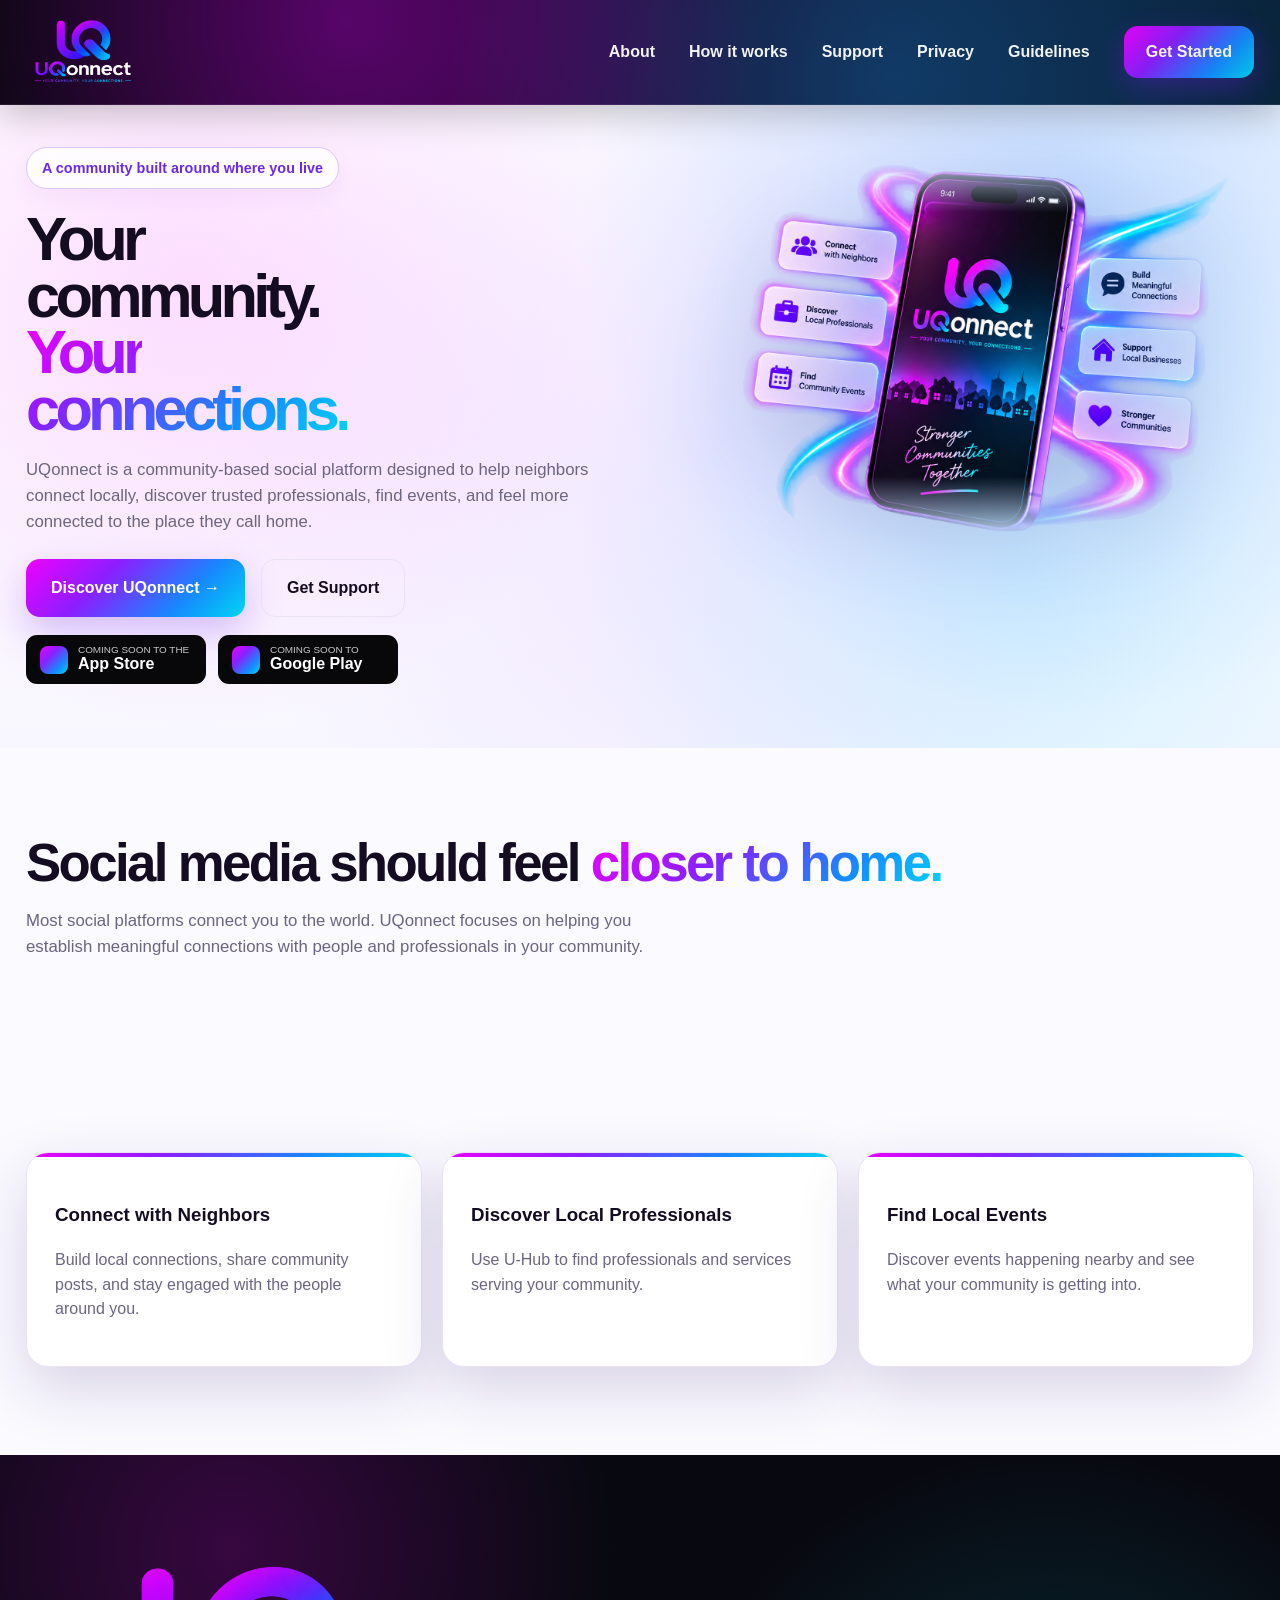
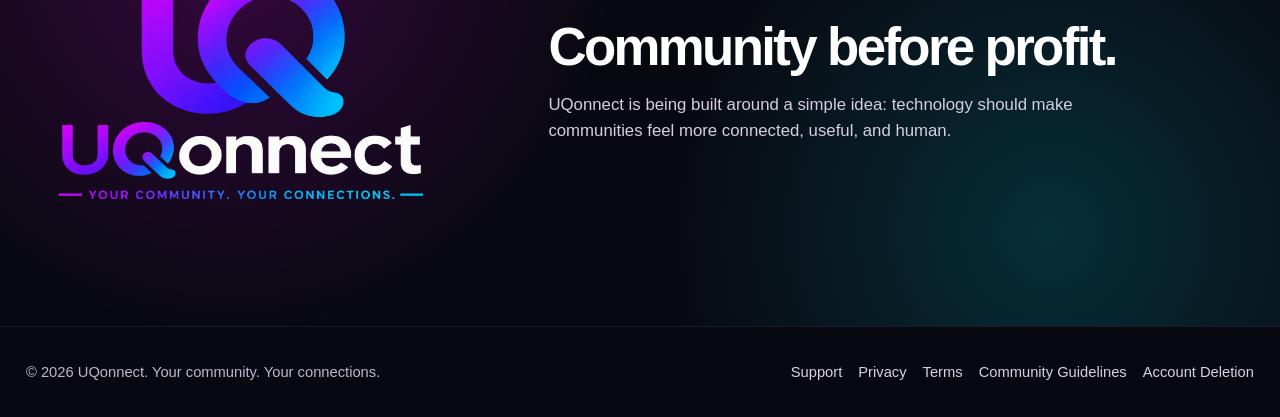
<file: index.html>
<!doctype html><html lang="en"><head>
<meta charset="utf-8"><meta name="viewport" content="width=device-width, initial-scale=1">
<title>UQonnect | Your community. Your connections.</title><meta name="description" content="UQonnect — Your community. Your connections.">
<link rel="stylesheet" href="style.css"></head><body><header><div class="wrap"><nav>
<a class="brand-link" href="index.html" aria-label="UQonnect home"><img class="brand-logo" src="uqonnect_logo_dark.png" alt="UQonnect"></a>
<div class="links">
<a href="index.html#about">About</a><a href="index.html#features">How it works</a>
<a href="support.html">Support</a><a href="privacy.html">Privacy</a>
<a href="community-guidelines.html">Guidelines</a><a class="nav-cta" href="#download">Get Started</a>
</div></nav></div></header>
<main>
<section class="hero"><div class="wrap hero-grid">
<div>
<span class="eyebrow">A community built around where you live</span>
<h1>Your<br>community.<br><span class="gradient-text">Your<br>connections.</span></h1>
<p class="lead">UQonnect is a community-based social platform designed to help neighbors connect locally, discover trusted professionals, find events, and feel more connected to the place they call home.</p>
<div class="actions" id="download"><a class="button primary" href="#about">Discover UQonnect →</a><a class="button" href="support.html">Get Support</a></div>
<div class="store-row">
<a class="store-badge" href="#" aria-label="App Store coming soon"><span class="store-icon"></span><span><small>COMING SOON TO THE</small><strong>App Store</strong></span></a>
<a class="store-badge" href="#" aria-label="Google Play coming soon"><span class="store-icon"></span><span><small>COMING SOON TO</small><strong>Google Play</strong></span></a>
</div>
</div>
<div class="hero-art-wrap">
<img class="hero-art" src="hero-visual-fixed.png" alt="UQonnect app preview with community feature cards">
</div>
</div></section>

<section class="content" id="about"><div class="wrap"><h2>Social media should feel <span class="gradient-text">closer to home.</span></h2><p class="lead">Most social platforms connect you to the world. UQonnect focuses on helping you establish meaningful connections with people and professionals in your community.</p></div></section>

<section class="content" id="features"><div class="wrap"><div class="grid">
<div class="card"><h3>Connect with Neighbors</h3><p>Build local connections, share community posts, and stay engaged with the people around you.</p></div>
<div class="card"><h3>Discover Local Professionals</h3><p>Use U-Hub to find professionals and services serving your community.</p></div>
<div class="card"><h3>Find Local Events</h3><p>Discover events happening nearby and see what your community is getting into.</p></div>
</div></div></section>

<section class="content brand-band"><div class="wrap brand-band-grid"><div><img class="band-logo" src="uqonnect_logo_dark.png" alt="UQonnect logo"></div><div><h2>Community before profit.</h2><p class="lead">UQonnect is being built around a simple idea: technology should make communities feel more connected, useful, and human.</p></div></div></section>
</main><footer><div class="wrap footerline">
<div>© <span data-year></span> UQonnect. Your community. Your connections.</div>
<div class="footerlinks"><a href="support.html">Support</a><a href="privacy.html">Privacy</a><a href="terms.html">Terms</a><a href="community-guidelines.html">Community Guidelines</a><a href="delete-account.html">Account Deletion</a></div>
</div></footer><script src="script.js"></script></body></html>
</file>
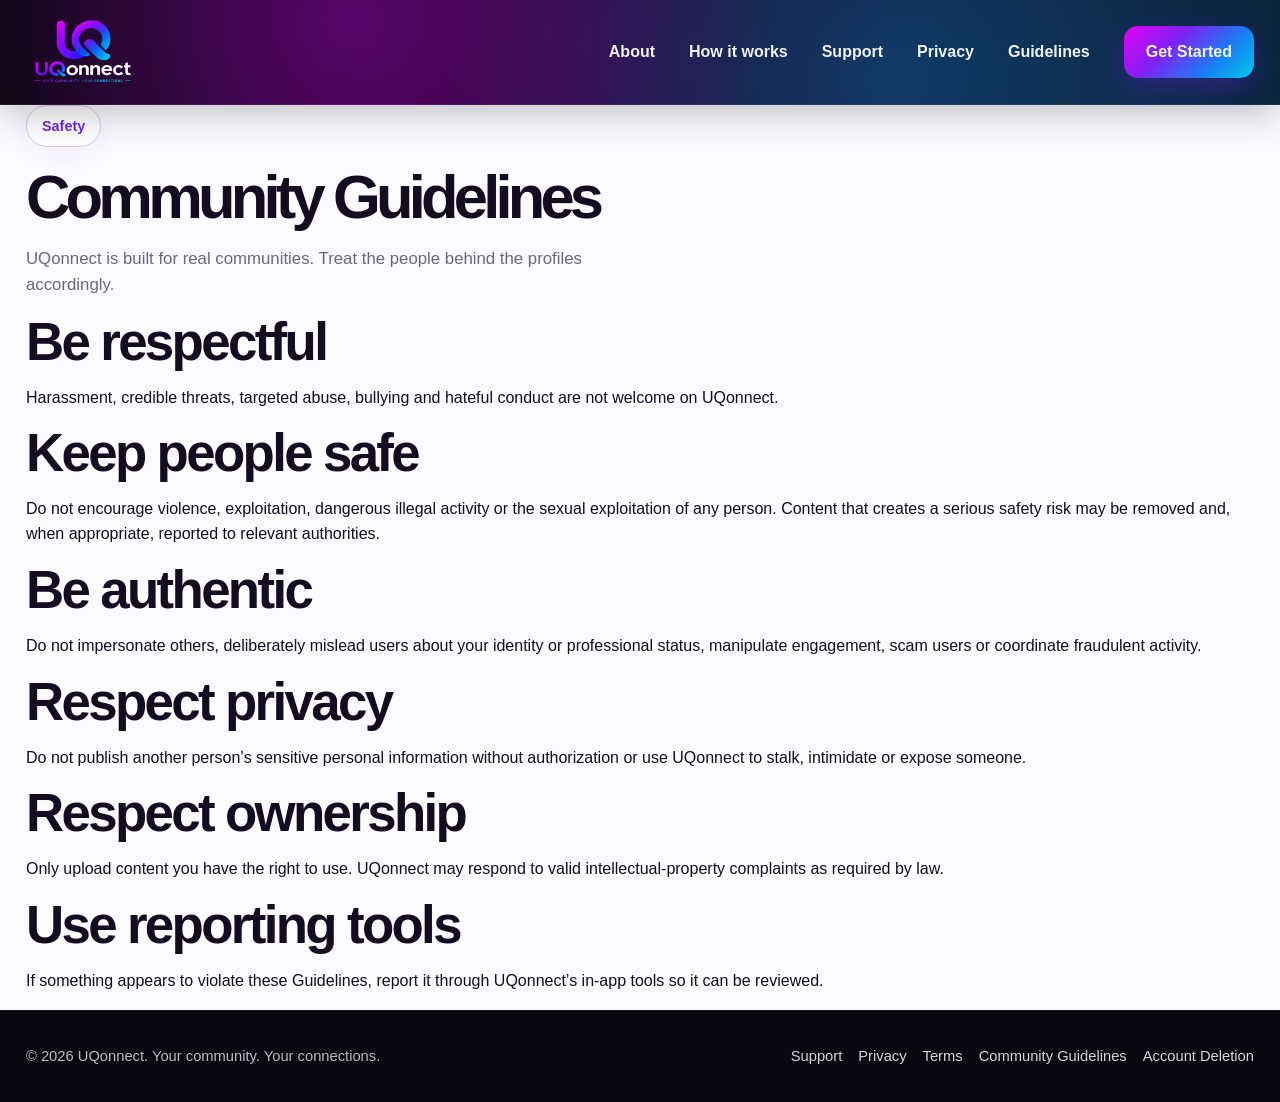
<file: community-guidelines.html>
<!doctype html><html lang="en"><head>
<meta charset="utf-8"><meta name="viewport" content="width=device-width, initial-scale=1">
<title>Community Guidelines | UQonnect</title><meta name="description" content="UQonnect — Your community. Your connections.">
<link rel="stylesheet" href="style.css"></head><body><header><div class="wrap"><nav>
<a class="brand-link" href="index.html" aria-label="UQonnect home"><img class="brand-logo" src="uqonnect_logo_dark.png" alt="UQonnect"></a>
<div class="links">
<a href="index.html#about">About</a><a href="index.html#features">How it works</a>
<a href="support.html">Support</a><a href="privacy.html">Privacy</a>
<a href="community-guidelines.html">Guidelines</a><a class="nav-cta" href="#download">Get Started</a>
</div></nav></div></header><main><div class="wrap pagehead"><span class="eyebrow">Safety</span><h1>Community Guidelines</h1>
<p class="lead">UQonnect is built for real communities. Treat the people behind the profiles accordingly.</p></div>
<div class="wrap legal">
<h2>Be respectful</h2><p>Harassment, credible threats, targeted abuse, bullying and hateful conduct are not welcome on UQonnect.</p>
<h2>Keep people safe</h2><p>Do not encourage violence, exploitation, dangerous illegal activity or the sexual exploitation of any person. Content that creates a serious safety risk may be removed and, when appropriate, reported to relevant authorities.</p>
<h2>Be authentic</h2><p>Do not impersonate others, deliberately mislead users about your identity or professional status, manipulate engagement, scam users or coordinate fraudulent activity.</p>
<h2>Respect privacy</h2><p>Do not publish another person’s sensitive personal information without authorization or use UQonnect to stalk, intimidate or expose someone.</p>
<h2>Respect ownership</h2><p>Only upload content you have the right to use. UQonnect may respond to valid intellectual-property complaints as required by law.</p>
<h2>Use reporting tools</h2><p>If something appears to violate these Guidelines, report it through UQonnect’s in-app tools so it can be reviewed.</p>
</div></main><footer><div class="wrap footerline">
<div>© <span data-year></span> UQonnect. Your community. Your connections.</div>
<div class="footerlinks"><a href="support.html">Support</a><a href="privacy.html">Privacy</a><a href="terms.html">Terms</a><a href="community-guidelines.html">Community Guidelines</a><a href="delete-account.html">Account Deletion</a></div>
</div></footer><script src="script.js"></script></body></html>
</file>
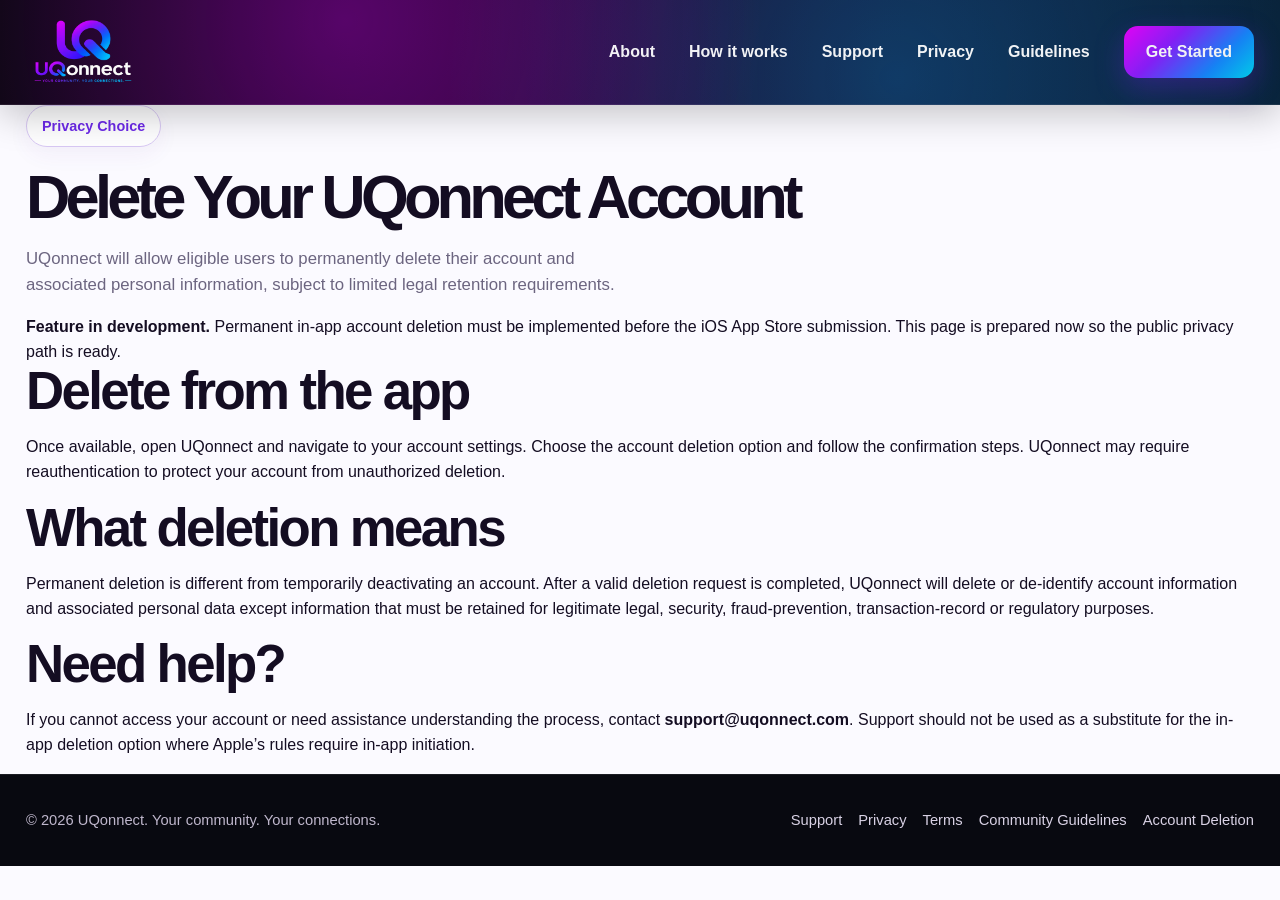
<file: delete-account.html>
<!doctype html><html lang="en"><head>
<meta charset="utf-8"><meta name="viewport" content="width=device-width, initial-scale=1">
<title>Account Deletion | UQonnect</title><meta name="description" content="UQonnect — Your community. Your connections.">
<link rel="stylesheet" href="style.css"></head><body><header><div class="wrap"><nav>
<a class="brand-link" href="index.html" aria-label="UQonnect home"><img class="brand-logo" src="uqonnect_logo_dark.png" alt="UQonnect"></a>
<div class="links">
<a href="index.html#about">About</a><a href="index.html#features">How it works</a>
<a href="support.html">Support</a><a href="privacy.html">Privacy</a>
<a href="community-guidelines.html">Guidelines</a><a class="nav-cta" href="#download">Get Started</a>
</div></nav></div></header><main><div class="wrap pagehead"><span class="eyebrow">Privacy Choice</span><h1>Delete Your UQonnect Account</h1>
<p class="lead">UQonnect will allow eligible users to permanently delete their account and associated personal information, subject to limited legal retention requirements.</p></div>
<div class="wrap legal">
<div class="notice"><strong>Feature in development.</strong> Permanent in-app account deletion must be implemented before the iOS App Store submission. This page is prepared now so the public privacy path is ready.</div>
<h2>Delete from the app</h2>
<p>Once available, open UQonnect and navigate to your account settings. Choose the account deletion option and follow the confirmation steps. UQonnect may require reauthentication to protect your account from unauthorized deletion.</p>
<h2>What deletion means</h2>
<p>Permanent deletion is different from temporarily deactivating an account. After a valid deletion request is completed, UQonnect will delete or de-identify account information and associated personal data except information that must be retained for legitimate legal, security, fraud-prevention, transaction-record or regulatory purposes.</p>
<h2>Need help?</h2>
<p>If you cannot access your account or need assistance understanding the process, contact <strong>support@uqonnect.com</strong>. Support should not be used as a substitute for the in-app deletion option where Apple’s rules require in-app initiation.</p>
</div></main><footer><div class="wrap footerline">
<div>© <span data-year></span> UQonnect. Your community. Your connections.</div>
<div class="footerlinks"><a href="support.html">Support</a><a href="privacy.html">Privacy</a><a href="terms.html">Terms</a><a href="community-guidelines.html">Community Guidelines</a><a href="delete-account.html">Account Deletion</a></div>
</div></footer><script src="script.js"></script></body></html>
</file>
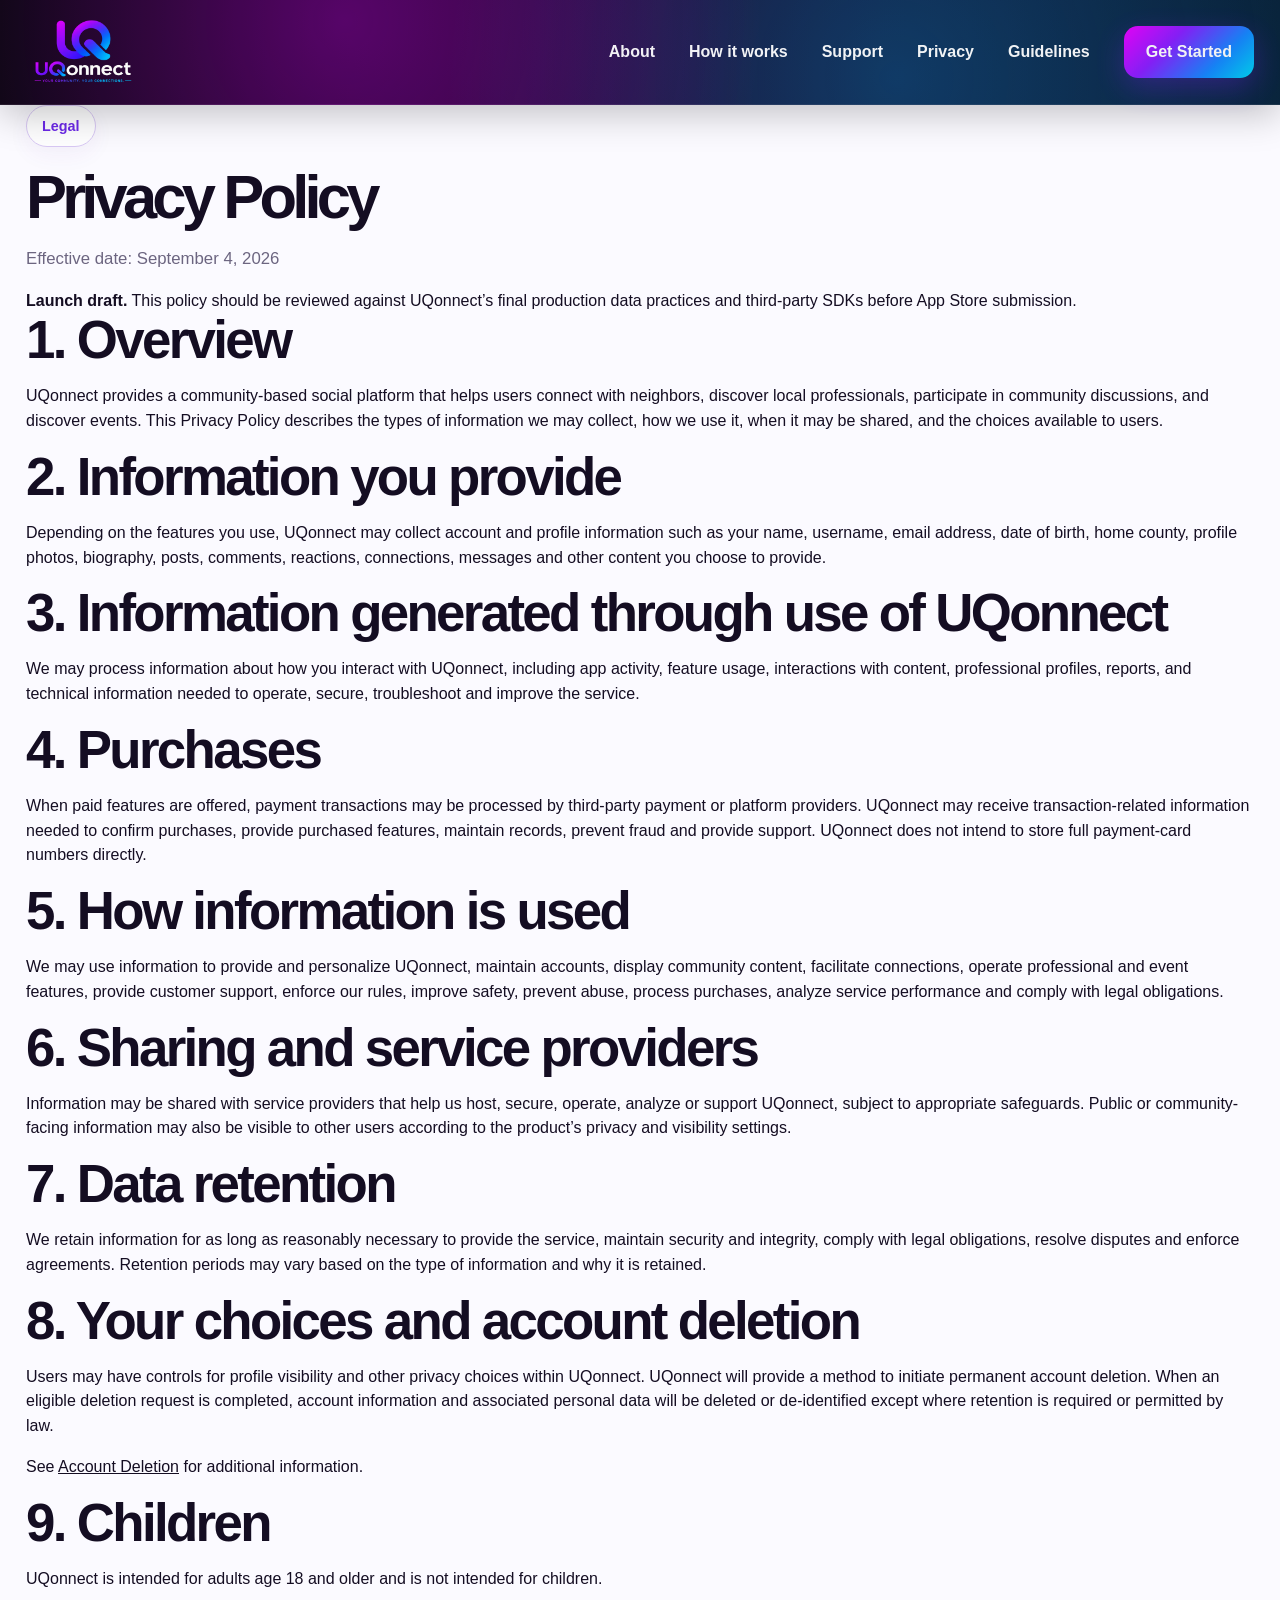
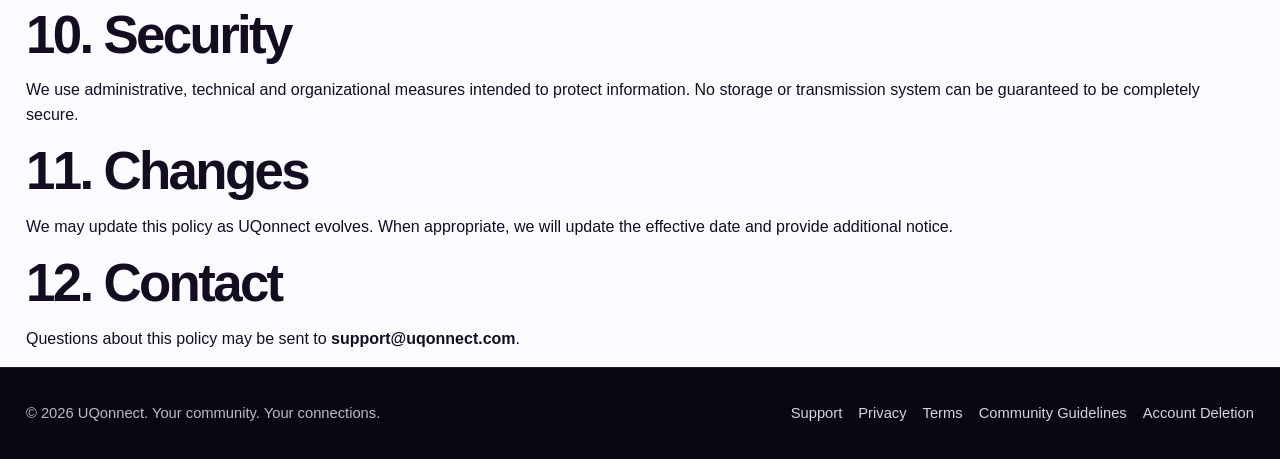
<file: privacy.html>
<!doctype html><html lang="en"><head>
<meta charset="utf-8"><meta name="viewport" content="width=device-width, initial-scale=1">
<title>Privacy Policy | UQonnect</title><meta name="description" content="UQonnect — Your community. Your connections.">
<link rel="stylesheet" href="style.css"></head><body><header><div class="wrap"><nav>
<a class="brand-link" href="index.html" aria-label="UQonnect home"><img class="brand-logo" src="uqonnect_logo_dark.png" alt="UQonnect"></a>
<div class="links">
<a href="index.html#about">About</a><a href="index.html#features">How it works</a>
<a href="support.html">Support</a><a href="privacy.html">Privacy</a>
<a href="community-guidelines.html">Guidelines</a><a class="nav-cta" href="#download">Get Started</a>
</div></nav></div></header><main><div class="wrap pagehead"><span class="eyebrow">Legal</span><h1>Privacy Policy</h1>
<p class="lead">Effective date: September 4, 2026</p></div>
<div class="wrap legal">
<div class="notice"><strong>Launch draft.</strong> This policy should be reviewed against UQonnect’s final production data practices and third-party SDKs before App Store submission.</div>
<h2>1. Overview</h2>
<p>UQonnect provides a community-based social platform that helps users connect with neighbors, discover local professionals, participate in community discussions, and discover events. This Privacy Policy describes the types of information we may collect, how we use it, when it may be shared, and the choices available to users.</p>
<h2>2. Information you provide</h2>
<p>Depending on the features you use, UQonnect may collect account and profile information such as your name, username, email address, date of birth, home county, profile photos, biography, posts, comments, reactions, connections, messages and other content you choose to provide.</p>
<h2>3. Information generated through use of UQonnect</h2>
<p>We may process information about how you interact with UQonnect, including app activity, feature usage, interactions with content, professional profiles, reports, and technical information needed to operate, secure, troubleshoot and improve the service.</p>
<h2>4. Purchases</h2>
<p>When paid features are offered, payment transactions may be processed by third-party payment or platform providers. UQonnect may receive transaction-related information needed to confirm purchases, provide purchased features, maintain records, prevent fraud and provide support. UQonnect does not intend to store full payment-card numbers directly.</p>
<h2>5. How information is used</h2>
<p>We may use information to provide and personalize UQonnect, maintain accounts, display community content, facilitate connections, operate professional and event features, provide customer support, enforce our rules, improve safety, prevent abuse, process purchases, analyze service performance and comply with legal obligations.</p>
<h2>6. Sharing and service providers</h2>
<p>Information may be shared with service providers that help us host, secure, operate, analyze or support UQonnect, subject to appropriate safeguards. Public or community-facing information may also be visible to other users according to the product’s privacy and visibility settings.</p>
<h2>7. Data retention</h2>
<p>We retain information for as long as reasonably necessary to provide the service, maintain security and integrity, comply with legal obligations, resolve disputes and enforce agreements. Retention periods may vary based on the type of information and why it is retained.</p>
<h2>8. Your choices and account deletion</h2>
<p>Users may have controls for profile visibility and other privacy choices within UQonnect. UQonnect will provide a method to initiate permanent account deletion. When an eligible deletion request is completed, account information and associated personal data will be deleted or de-identified except where retention is required or permitted by law.</p>
<p>See <a href="delete-account.html">Account Deletion</a> for additional information.</p>
<h2>9. Children</h2>
<p>UQonnect is intended for adults age 18 and older and is not intended for children.</p>
<h2>10. Security</h2>
<p>We use administrative, technical and organizational measures intended to protect information. No storage or transmission system can be guaranteed to be completely secure.</p>
<h2>11. Changes</h2>
<p>We may update this policy as UQonnect evolves. When appropriate, we will update the effective date and provide additional notice.</p>
<h2>12. Contact</h2>
<p>Questions about this policy may be sent to <strong>support@uqonnect.com</strong>.</p>
</div></main><footer><div class="wrap footerline">
<div>© <span data-year></span> UQonnect. Your community. Your connections.</div>
<div class="footerlinks"><a href="support.html">Support</a><a href="privacy.html">Privacy</a><a href="terms.html">Terms</a><a href="community-guidelines.html">Community Guidelines</a><a href="delete-account.html">Account Deletion</a></div>
</div></footer><script src="script.js"></script></body></html>
</file>
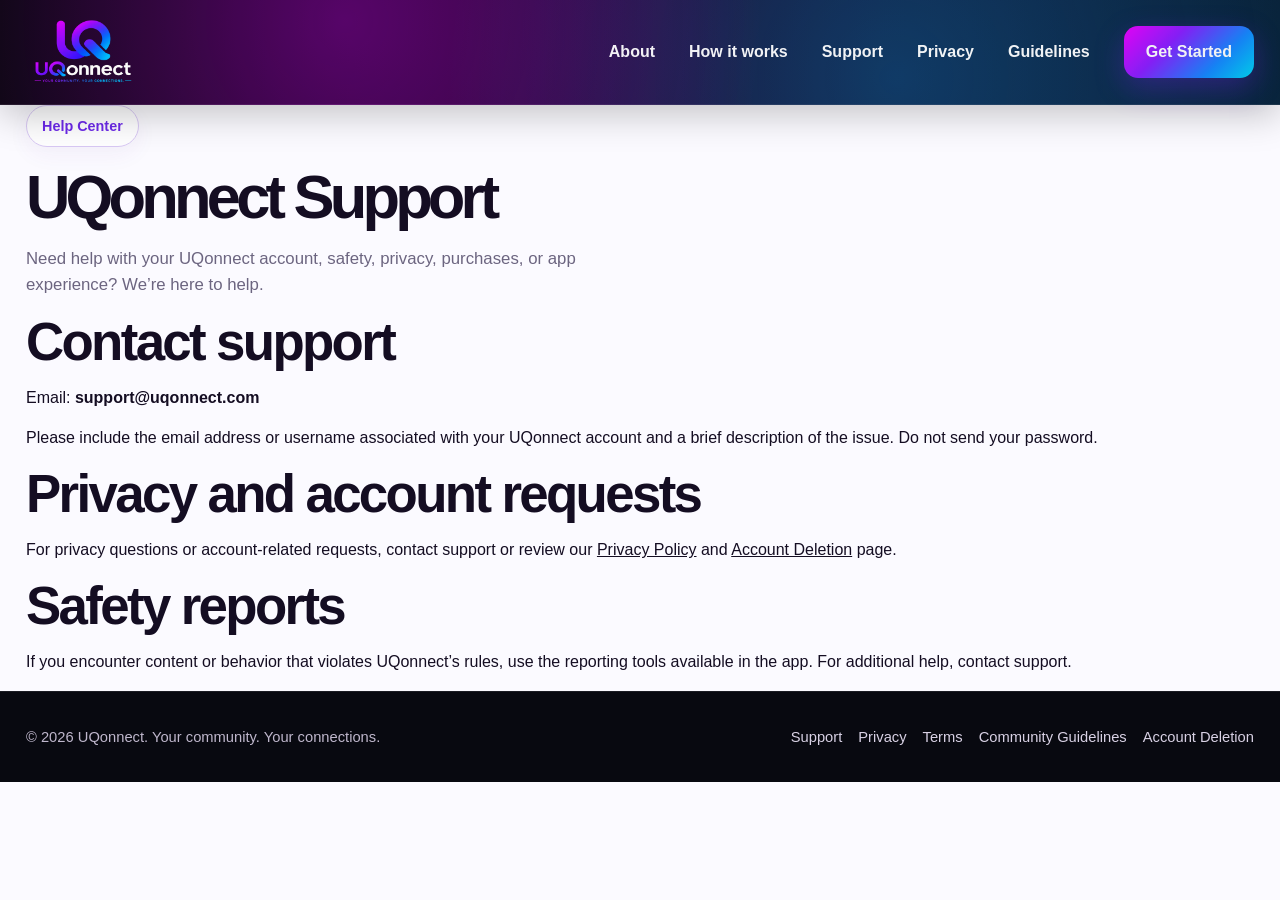
<file: support.html>
<!doctype html><html lang="en"><head>
<meta charset="utf-8"><meta name="viewport" content="width=device-width, initial-scale=1">
<title>Support | UQonnect</title><meta name="description" content="UQonnect — Your community. Your connections.">
<link rel="stylesheet" href="style.css"></head><body><header><div class="wrap"><nav>
<a class="brand-link" href="index.html" aria-label="UQonnect home"><img class="brand-logo" src="uqonnect_logo_dark.png" alt="UQonnect"></a>
<div class="links">
<a href="index.html#about">About</a><a href="index.html#features">How it works</a>
<a href="support.html">Support</a><a href="privacy.html">Privacy</a>
<a href="community-guidelines.html">Guidelines</a><a class="nav-cta" href="#download">Get Started</a>
</div></nav></div></header><main><div class="wrap pagehead"><span class="eyebrow">Help Center</span><h1>UQonnect Support</h1>
<p class="lead">Need help with your UQonnect account, safety, privacy, purchases, or app experience? We’re here to help.</p></div>
<div class="wrap legal">
<h2>Contact support</h2>
<p>Email: <strong>support@uqonnect.com</strong></p>
<p>Please include the email address or username associated with your UQonnect account and a brief description of the issue. Do not send your password.</p>
<h2>Privacy and account requests</h2>
<p>For privacy questions or account-related requests, contact support or review our <a href="privacy.html">Privacy Policy</a> and <a href="delete-account.html">Account Deletion</a> page.</p>
<h2>Safety reports</h2>
<p>If you encounter content or behavior that violates UQonnect’s rules, use the reporting tools available in the app. For additional help, contact support.</p>
</div></main><footer><div class="wrap footerline">
<div>© <span data-year></span> UQonnect. Your community. Your connections.</div>
<div class="footerlinks"><a href="support.html">Support</a><a href="privacy.html">Privacy</a><a href="terms.html">Terms</a><a href="community-guidelines.html">Community Guidelines</a><a href="delete-account.html">Account Deletion</a></div>
</div></footer><script src="script.js"></script></body></html>
</file>
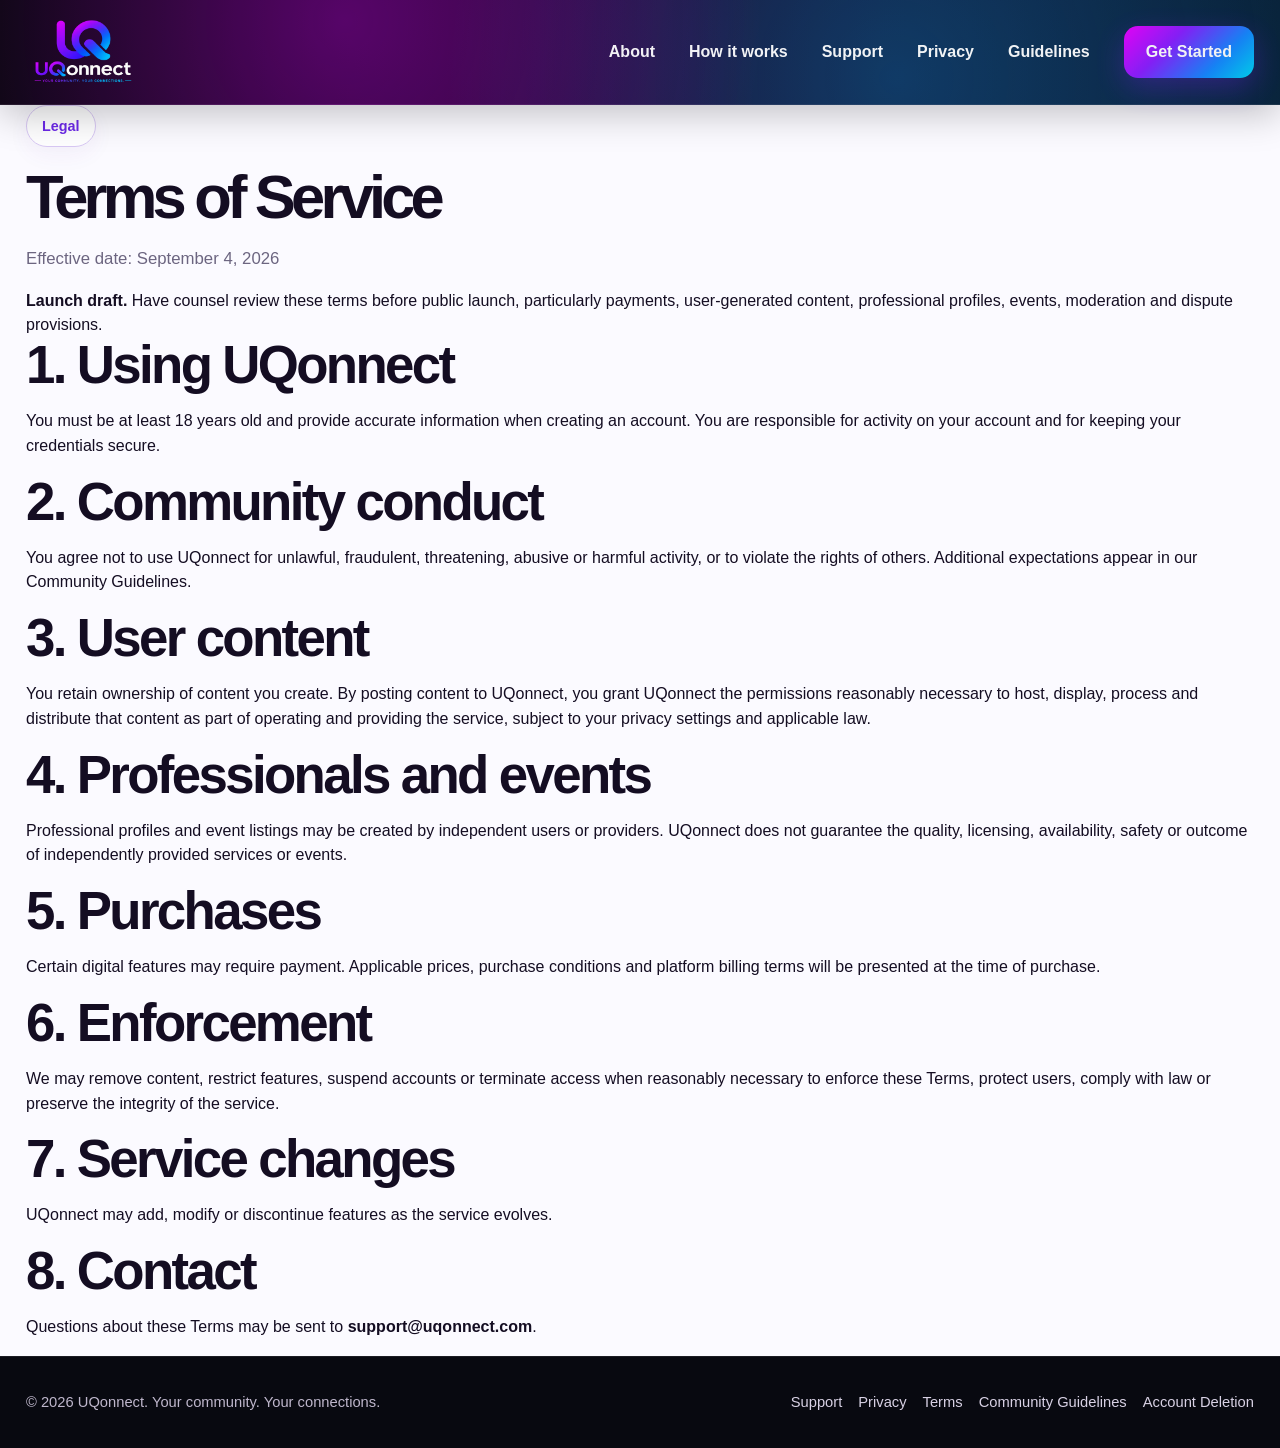
<file: terms.html>
<!doctype html><html lang="en"><head>
<meta charset="utf-8"><meta name="viewport" content="width=device-width, initial-scale=1">
<title>Terms of Service | UQonnect</title><meta name="description" content="UQonnect — Your community. Your connections.">
<link rel="stylesheet" href="style.css"></head><body><header><div class="wrap"><nav>
<a class="brand-link" href="index.html" aria-label="UQonnect home"><img class="brand-logo" src="uqonnect_logo_dark.png" alt="UQonnect"></a>
<div class="links">
<a href="index.html#about">About</a><a href="index.html#features">How it works</a>
<a href="support.html">Support</a><a href="privacy.html">Privacy</a>
<a href="community-guidelines.html">Guidelines</a><a class="nav-cta" href="#download">Get Started</a>
</div></nav></div></header><main><div class="wrap pagehead"><span class="eyebrow">Legal</span><h1>Terms of Service</h1>
<p class="lead">Effective date: September 4, 2026</p></div>
<div class="wrap legal">
<div class="notice"><strong>Launch draft.</strong> Have counsel review these terms before public launch, particularly payments, user-generated content, professional profiles, events, moderation and dispute provisions.</div>
<h2>1. Using UQonnect</h2><p>You must be at least 18 years old and provide accurate information when creating an account. You are responsible for activity on your account and for keeping your credentials secure.</p>
<h2>2. Community conduct</h2><p>You agree not to use UQonnect for unlawful, fraudulent, threatening, abusive or harmful activity, or to violate the rights of others. Additional expectations appear in our Community Guidelines.</p>
<h2>3. User content</h2><p>You retain ownership of content you create. By posting content to UQonnect, you grant UQonnect the permissions reasonably necessary to host, display, process and distribute that content as part of operating and providing the service, subject to your privacy settings and applicable law.</p>
<h2>4. Professionals and events</h2><p>Professional profiles and event listings may be created by independent users or providers. UQonnect does not guarantee the quality, licensing, availability, safety or outcome of independently provided services or events.</p>
<h2>5. Purchases</h2><p>Certain digital features may require payment. Applicable prices, purchase conditions and platform billing terms will be presented at the time of purchase.</p>
<h2>6. Enforcement</h2><p>We may remove content, restrict features, suspend accounts or terminate access when reasonably necessary to enforce these Terms, protect users, comply with law or preserve the integrity of the service.</p>
<h2>7. Service changes</h2><p>UQonnect may add, modify or discontinue features as the service evolves.</p>
<h2>8. Contact</h2><p>Questions about these Terms may be sent to <strong>support@uqonnect.com</strong>.</p>
</div></main><footer><div class="wrap footerline">
<div>© <span data-year></span> UQonnect. Your community. Your connections.</div>
<div class="footerlinks"><a href="support.html">Support</a><a href="privacy.html">Privacy</a><a href="terms.html">Terms</a><a href="community-guidelines.html">Community Guidelines</a><a href="delete-account.html">Account Deletion</a></div>
</div></footer><script src="script.js"></script></body></html>
</file>
<file: style.css>
:root{
  --bg:#fbfaff;
  --surface:#fff;
  --text:#140d22;
  --muted:#6c6580;
  --pink:#ef00ff;
  --purple:#8b1fff;
  --blue:#1689ff;
  --cyan:#00d6f3;
  --nav:#07080e;
  --border:#e9e2f3;
  --brand:linear-gradient(135deg,var(--pink) 0%,var(--purple) 35%,var(--blue) 72%,var(--cyan) 100%);
  --shadow:0 22px 60px rgba(50,25,105,.17);
}

*{box-sizing:border-box}
html{scroll-behavior:smooth}
body{
  margin:0;
  font-family:Inter,ui-sans-serif,-apple-system,BlinkMacSystemFont,"Segoe UI",sans-serif;
  color:var(--text);
  background:var(--bg);
  line-height:1.55;
}
a{color:inherit}
.wrap{width:min(1360px,calc(100% - 52px));margin:0 auto}

header{
  position:sticky;
  top:0;
  z-index:40;
  background:
    radial-gradient(circle at 27% 20%,rgba(220,0,255,.32),transparent 26rem),
    radial-gradient(circle at 70% 75%,rgba(0,174,255,.26),transparent 28rem),
    linear-gradient(90deg,#07070d 0%,#21072d 42%,#091f35 100%);
  border-bottom:1px solid rgba(255,255,255,.08);
  box-shadow:0 10px 34px rgba(0,0,0,.22);
}
nav{
  min-height:104px;
  display:flex;
  align-items:center;
  justify-content:space-between;
  gap:28px;
}
.brand-link{display:flex;align-items:center;text-decoration:none}
.brand-logo{height:76px;width:auto;display:block}
.links{display:flex;align-items:center;gap:34px}
.links a{
  color:#fff;
  text-decoration:none;
  font-size:1rem;
  font-weight:800;
  opacity:.94;
}
.links a:hover{opacity:1;color:#c8efff}
.nav-cta{
  padding:14px 22px;
  border-radius:14px;
  background:var(--brand);
  box-shadow:0 10px 30px rgba(128,30,255,.32);
}

.hero{
  position:relative;
  overflow:hidden;
  min-height:820px;
  padding:60px 0 88px;
  background:
    radial-gradient(circle at 15% 28%,rgba(246,97,255,.20),transparent 28rem),
    radial-gradient(circle at 84% 18%,rgba(51,137,255,.29),transparent 31rem),
    radial-gradient(circle at 80% 72%,rgba(36,220,255,.18),transparent 28rem),
    radial-gradient(circle at 56% 53%,rgba(137,59,255,.10),transparent 32rem),
    linear-gradient(180deg,#fff 0%,#fdfaff 48%,#f8f7ff 100%);
}
.hero-glow{
  position:absolute;
  border-radius:50%;
  filter:blur(80px);
  pointer-events:none;
}
.hero-glow-pink{
  width:420px;height:420px;
  left:-130px;top:120px;
  background:rgba(237,0,255,.15);
}
.hero-glow-blue{
  width:540px;height:540px;
  right:-140px;top:50px;
  background:rgba(0,160,255,.18);
}

.hero-grid{
  position:relative;
  z-index:2;
  display:grid;
  grid-template-columns:minmax(0,.90fr) minmax(620px,1.10fr);
  align-items:center;
  gap:18px;
}

.hero-copy{padding:28px 0 20px}
.eyebrow{
  display:inline-flex;
  padding:9px 15px;
  border:1px solid #d8c8f4;
  background:rgba(255,255,255,.88);
  border-radius:999px;
  color:#6c29e8;
  font-weight:850;
  font-size:.9rem;
  box-shadow:0 8px 22px rgba(92,36,166,.05);
}
h1{
  margin:27px 0 23px;
  font-size:clamp(4.25rem,6.7vw,7.3rem);
  line-height:.88;
  letter-spacing:-.078em;
}
.gradient-text{
  background:var(--brand);
  -webkit-background-clip:text;
  background-clip:text;
  color:transparent;
}
.lead{
  max-width:690px;
  color:var(--muted);
  font-size:1.14rem;
}
.actions{
  display:flex;
  flex-wrap:wrap;
  gap:16px;
  margin-top:30px;
}
.button{
  display:inline-flex;
  align-items:center;
  justify-content:center;
  min-height:58px;
  padding:0 25px;
  border-radius:14px;
  text-decoration:none;
  font-weight:850;
  border:1px solid var(--border);
}
.button.primary{
  color:#fff;
  border:0;
  background:var(--brand);
  box-shadow:0 15px 36px rgba(106,37,235,.26);
}
.button.primary span{margin-left:9px}
.button.secondary{background:rgba(255,255,255,.90)}

.availability{
  display:flex;
  flex-wrap:wrap;
  gap:12px;
  margin-top:20px;
}
.coming-badge{
  display:flex;
  align-items:center;
  gap:10px;
  min-width:180px;
  padding:10px 14px;
  border-radius:11px;
  background:#08080a;
  color:#fff;
}
.coming-badge small{
  display:block;
  font-size:.60rem;
  opacity:.72;
  line-height:1.05;
}
.coming-badge strong{
  display:block;
  font-size:1rem;
  line-height:1.15;
}
.app-dot{
  width:28px;height:28px;border-radius:8px;
  background:var(--brand);
  box-shadow:0 0 18px rgba(145,45,255,.38);
  flex:0 0 auto;
}


/* HERO VISUAL — approved transparent asset */
.hero-art-wrap{
  position:relative;
  min-width:0;
  width:100%;
  display:flex;
  align-items:center;
  justify-content:center;
  overflow:visible;
}

.hero-art{
  display:block;
  width:clamp(620px,55vw,900px);
  max-width:none;
  height:auto;
  object-fit:contain;
  filter:drop-shadow(0 24px 42px rgba(42,18,92,.16));
}

.hero-swoop{
  position:absolute;
  left:-4%;
  right:-4%;
  bottom:-62px;
  height:110px;
  background:var(--brand);
  border-radius:50% 50% 0 0/35% 35% 0 0;
  transform:rotate(-2deg);
  opacity:.96;
}

section.content{padding:88px 0}
h2{
  font-size:clamp(2rem,5vw,3.3rem);
  line-height:1.04;
  letter-spacing:-.05em;
  margin:0 0 16px;
}
.grid{
  display:grid;
  grid-template-columns:repeat(3,1fr);
  gap:20px;
}
.card{
  position:relative;
  overflow:hidden;
  background:#fff;
  border:1px solid var(--border);
  border-radius:22px;
  padding:28px;
  box-shadow:var(--shadow);
}
.card::before{
  content:"";
  position:absolute;
  inset:0 0 auto 0;
  height:4px;
  background:var(--brand);
}
.card p{color:var(--muted)}

.brand-band{
  background:
    radial-gradient(circle at 18% 20%,rgba(239,0,255,.20),transparent 24rem),
    radial-gradient(circle at 82% 80%,rgba(0,214,243,.18),transparent 24rem),
    #080910;
  color:#fff;
}
.brand-band .lead{color:#d7cfdf}
.brand-band-grid{
  display:grid;
  grid-template-columns:.8fr 1.2fr;
  gap:52px;
  align-items:center;
}
.band-logo{width:min(100%,430px)}

footer{
  background:#080910;
  border-top:1px solid rgba(255,255,255,.08);
  color:#bfb7cc;
  padding:34px 0;
  font-size:.92rem;
}
.footerline{
  display:flex;
  justify-content:space-between;
  align-items:center;
  gap:20px;
  flex-wrap:wrap;
}
.footerlinks{display:flex;gap:16px;flex-wrap:wrap}
.footerlinks a{color:#d8d1e4;text-decoration:none}

@media(max-width:1120px){
  .links{gap:22px}
  .hero-grid{grid-template-columns:1fr}
  .hero-copy{max-width:780px}
  .hero-art-wrap{
    min-height:680px;
    margin-top:0;
  }
  .hero-art-wrap::before{
    inset:0;
    background-size:contain;
  }
}

@media(max-width:820px){
  .wrap{width:min(100% - 30px,1360px)}
  nav{min-height:82px}
  .brand-logo{height:58px}
  .links a:not(.nav-cta){display:none}
  .hero{padding-top:42px;min-height:auto}
  h1{font-size:clamp(3.4rem,16vw,5.6rem)}
  .lead{font-size:1rem}
  .hero-art-wrap{min-height:560px}
  .hero-art-wrap::before{inset:0;background-size:contain}
  .grid{grid-template-columns:1fr}
  .brand-band-grid{grid-template-columns:1fr}
}

@media(max-width:560px){
  .nav-cta{padding:11px 14px;font-size:.88rem}
  .hero{padding-bottom:70px}
  .actions{flex-direction:column;align-items:stretch}
  .button{width:100%}
  .availability{display:grid;grid-template-columns:1fr 1fr}
  .coming-badge{min-width:0}
  .hero-art-wrap{min-height:470px}
  .hero-art-wrap::before{inset:0;background-size:contain}
}




/* Direct PNG responsive sizing */
@media(max-width:1120px){
  .hero-grid{grid-template-columns:1fr}
  .hero-art-wrap{justify-content:center;margin-top:18px}
  .hero-art{
    width:min(92vw,780px);
    max-width:100%;
  }
}

@media(max-width:820px){
  .hero-art{
    width:min(96vw,680px);
  }
}

@media(max-width:560px){
  .hero-art{
    width:100%;
  }
}


/* =========================================================
   FINAL HERO SCALE + POSITION RESET
   Keeps hero-visual-fixed.png, but returns the whole hero
   to a normal desktop scale and moves it upward.
   ========================================================= */

.hero{
  min-height:0 !important;
  padding:42px 0 64px !important;
}

.hero-grid{
  grid-template-columns:minmax(0,1fr) minmax(0,1fr) !important;
  align-items:start !important;
  gap:42px !important;
}

.hero-copy{
  padding:18px 0 0 !important;
}

h1{
  margin:22px 0 20px !important;
  font-size:clamp(3.4rem,4.8vw,5.35rem) !important;
  line-height:.92 !important;
}

.lead{
  max-width:620px !important;
  font-size:1.05rem !important;
}

.actions{
  margin-top:24px !important;
}

.hero-art-wrap{
  width:100% !important;
  min-height:0 !important;
  margin:0 !important;
  padding:0 !important;
  justify-content:center !important;
  align-items:flex-start !important;
}

.hero-art{
  width:min(100%,650px) !important;
  max-width:650px !important;
  height:auto !important;
  margin:0 auto !important;
  transform:none !important;
}

/* prevent any old large-art desktop rules from winning */
@media(min-width:1121px){
  .hero-art{
    width:min(100%,650px) !important;
    max-width:650px !important;
  }
}

@media(max-width:1120px){
  .hero-grid{
    grid-template-columns:1fr !important;
  }

  .hero-art{
    width:min(92vw,620px) !important;
    max-width:620px !important;
  }
}

@media(max-width:820px){
  .hero{
    padding-top:34px !important;
  }

  h1{
    font-size:clamp(3rem,13vw,4.6rem) !important;
  }

  .hero-art{
    width:min(94vw,560px) !important;
    max-width:560px !important;
  }
}

/* =========================================================
   APP STORE / GOOGLE PLAY BADGES
   Hero sizing above remains unchanged.
   ========================================================= */
.store-row,
.availability {
  display: flex !important;
  gap: 12px !important;
  flex-wrap: wrap !important;
  margin-top: 18px !important;
}

.store-badge,
.coming-badge {
  display: inline-flex !important;
  align-items: center !important;
  gap: 10px !important;
  min-width: 180px !important;
  padding: 10px 14px !important;
  border-radius: 11px !important;
  background: #08080a !important;
  color: #ffffff !important;
  text-decoration: none !important;
}

.store-badge small,
.coming-badge small {
  display: block !important;
  color: #ffffff !important;
  font-size: 0.62rem !important;
  line-height: 1 !important;
  opacity: 0.78 !important;
}

.store-badge strong,
.coming-badge strong {
  display: block !important;
  color: #ffffff !important;
  font-size: 1rem !important;
  line-height: 1.15 !important;
  font-weight: 800 !important;
}

.store-icon,
.app-dot {
  display: block !important;
  width: 28px !important;
  height: 28px !important;
  flex: 0 0 28px !important;
  border-radius: 8px !important;
  background: linear-gradient(
    135deg,
    #ef00ff 0%,
    #8b1fff 35%,
    #1689ff 72%,
    #00d6f3 100%
  ) !important;
}
</file>
